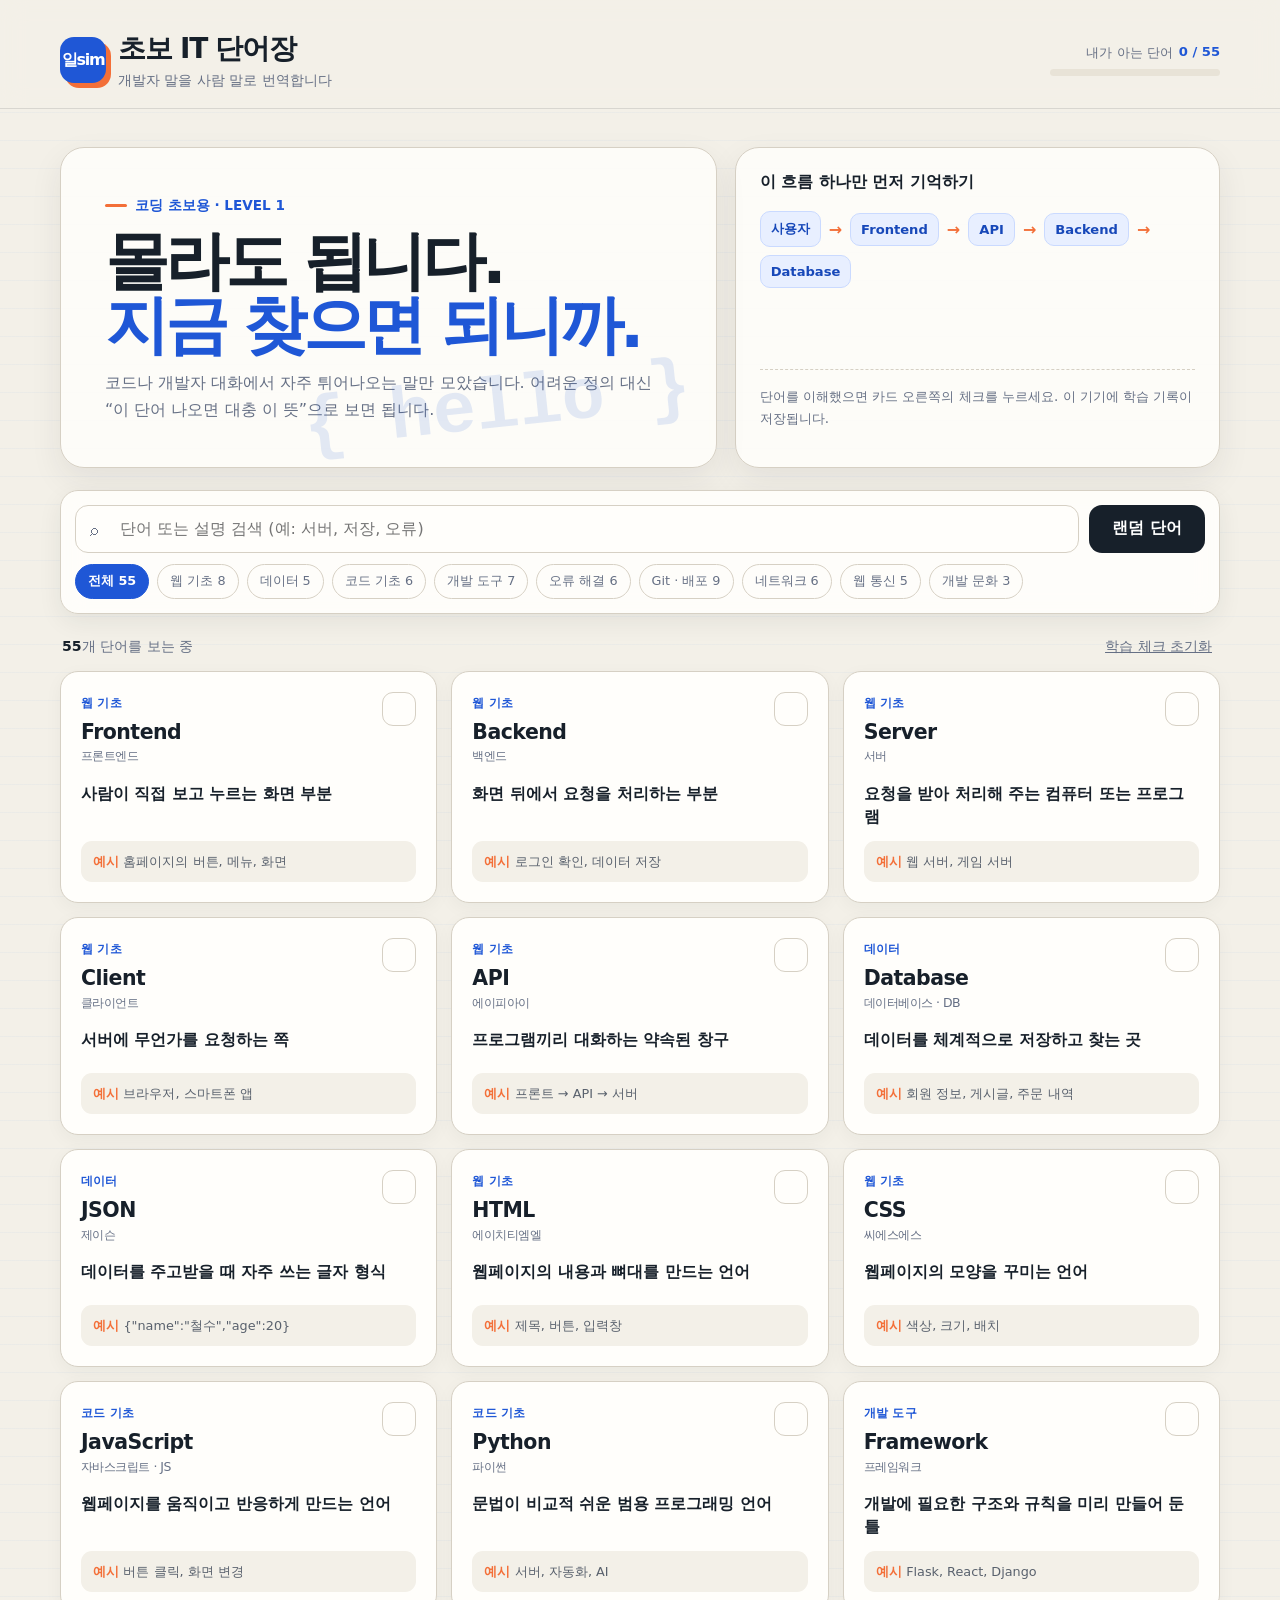
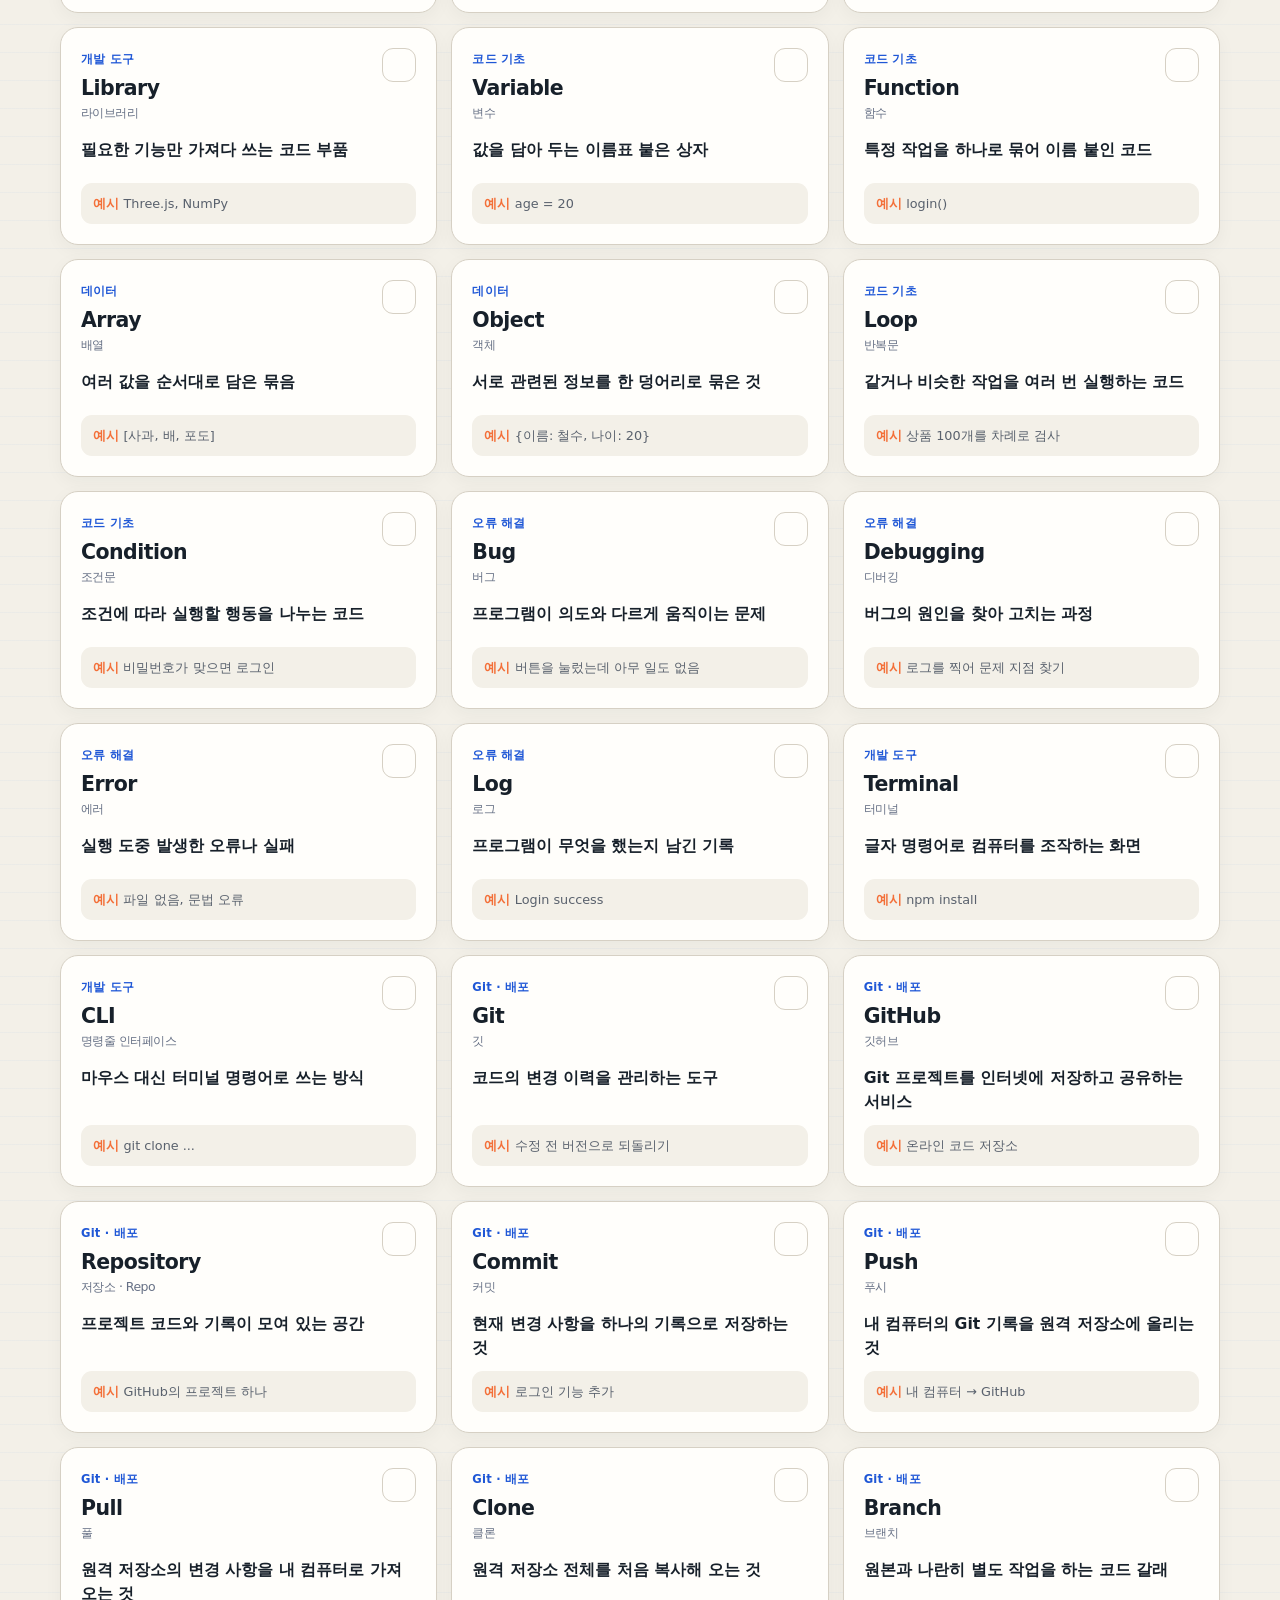
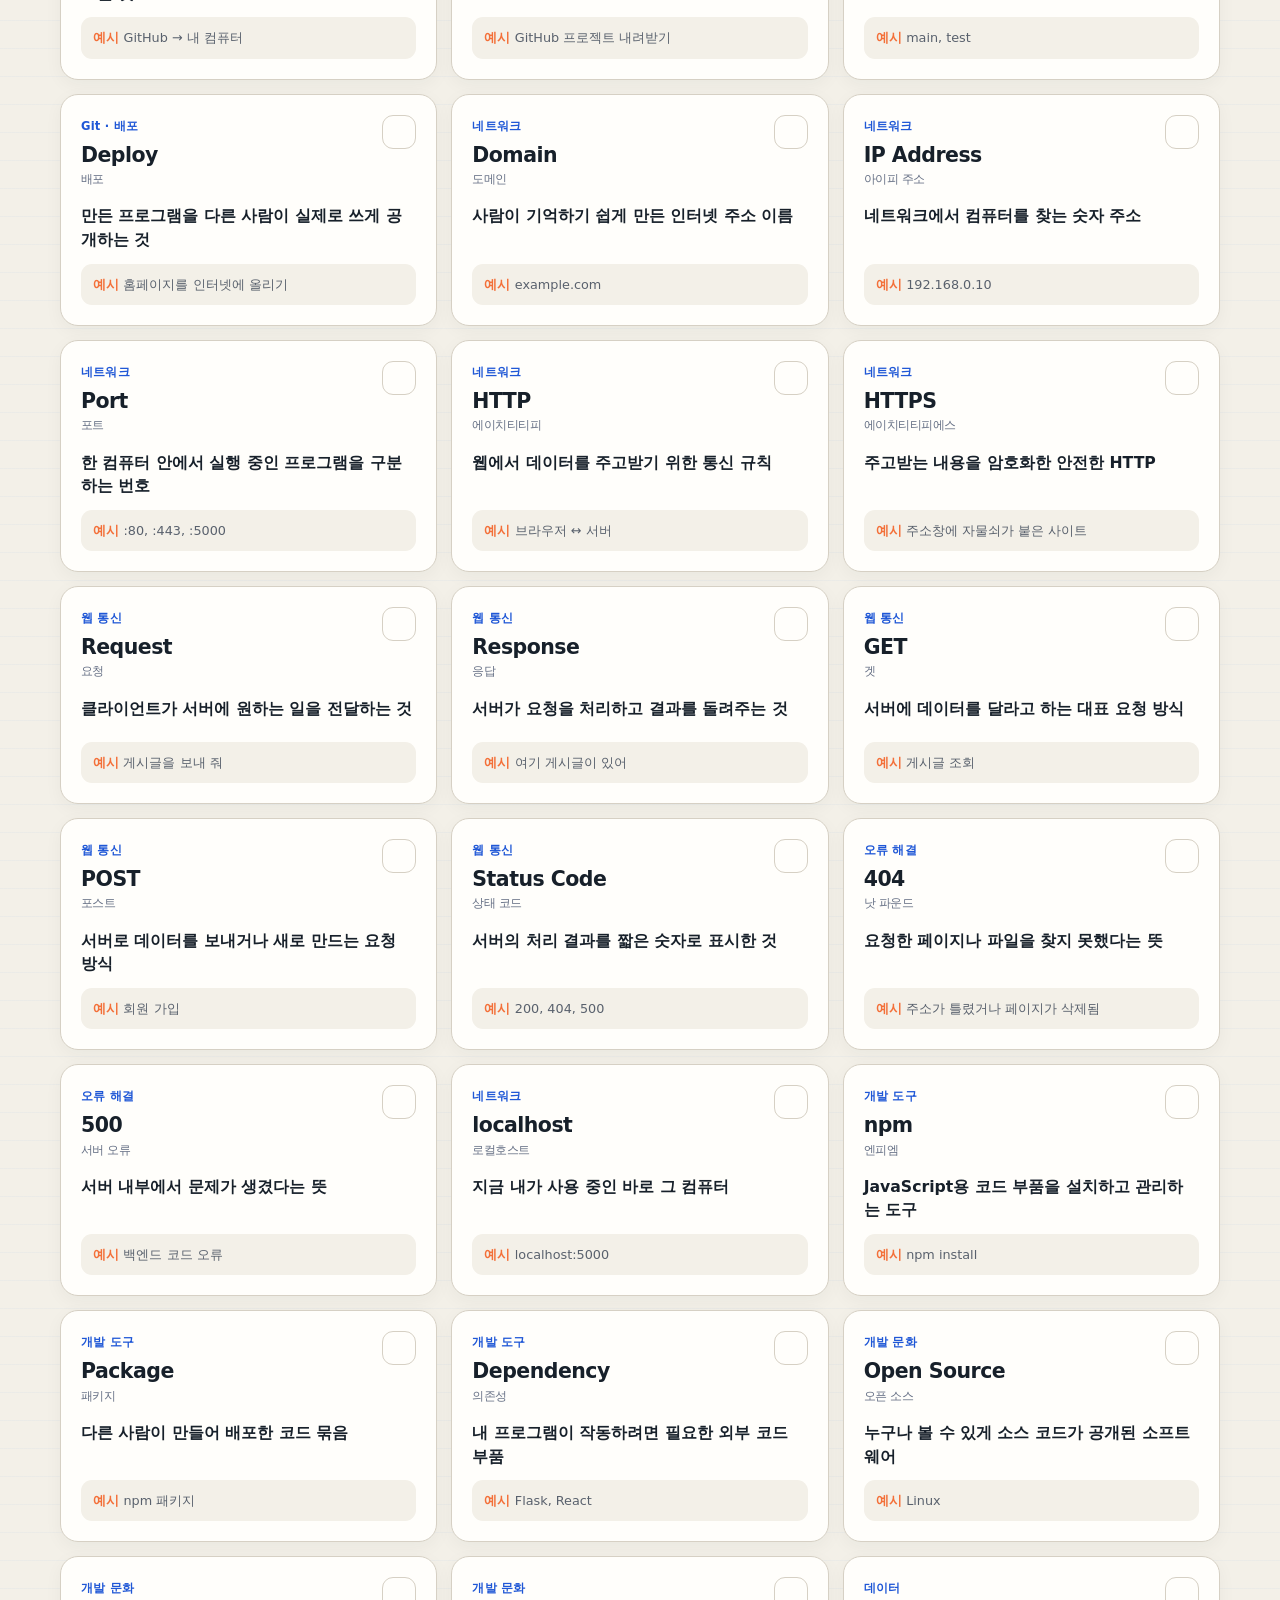
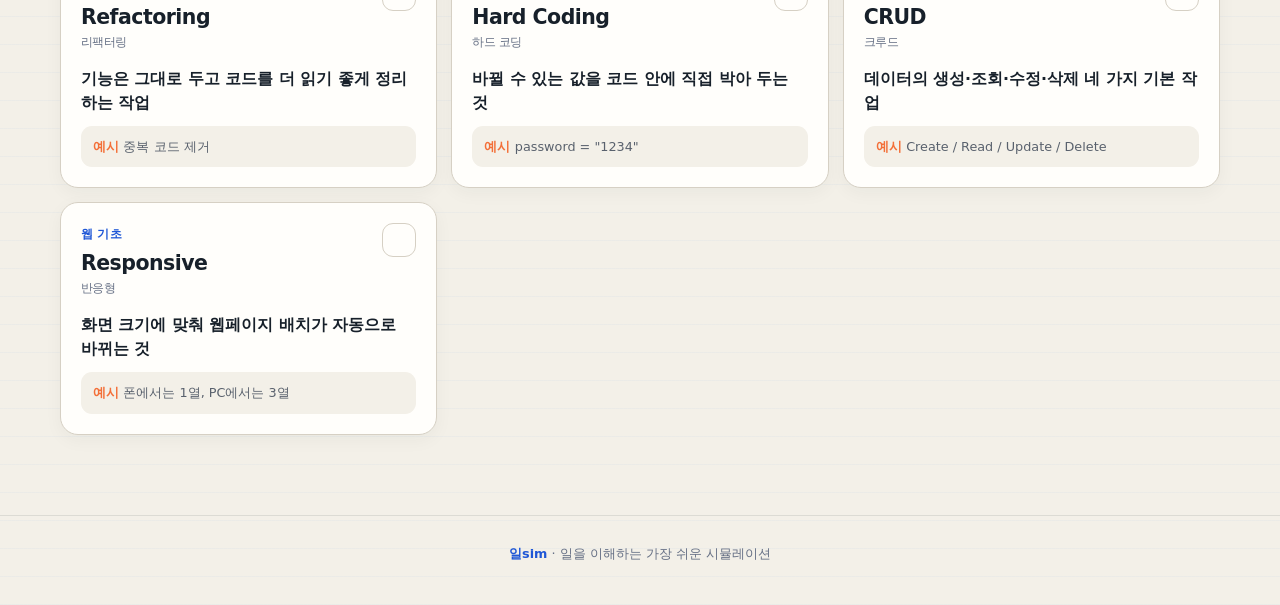
<file: it-dictionary.html>
<!doctype html>
<html lang="ko">
<head>
  <meta charset="utf-8">
  <meta name="viewport" content="width=device-width, initial-scale=1, viewport-fit=cover">
  <meta name="theme-color" content="#f3f0e8">
  <meta name="description" content="코딩을 처음 시작한 사람을 위한 쉬운 IT 단어장">
  <title>일sim IT 단어장</title>
  <style>
    :root {
      --paper: #f3f0e8;
      --paper-deep: #e8e3d7;
      --ink: #17202a;
      --muted: #667085;
      --line: #d6d0c4;
      --blue: #1f57d6;
      --blue-soft: #e8efff;
      --orange: #f36f38;
      --green: #198754;
      --white: #fffefb;
      --shadow: 0 12px 32px rgba(34, 39, 47, .08);
    }

    * { box-sizing: border-box; }
    html { scroll-behavior: smooth; }
    body {
      margin: 0;
      color: var(--ink);
      background:
        linear-gradient(rgba(31, 87, 214, .035) 1px, transparent 1px) 0 0 / 100% 28px,
        var(--paper);
      font-family: Pretendard, "Apple SD Gothic Neo", "Noto Sans KR", system-ui, sans-serif;
      min-height: 100vh;
    }

    button, input { font: inherit; }
    button { color: inherit; }

    .shell { width: min(1160px, calc(100% - 32px)); margin: 0 auto; }

    header {
      padding: 30px 0 18px;
      border-bottom: 1px solid rgba(23, 32, 42, .12);
      background: rgba(243, 240, 232, .92);
      backdrop-filter: blur(12px);
      position: sticky;
      top: 0;
      z-index: 20;
    }

    .topline { display: flex; align-items: center; justify-content: space-between; gap: 16px; }
    .brand { display: flex; align-items: center; gap: 12px; min-width: 0; }
    .mark {
      display: grid;
      place-items: center;
      width: 46px;
      height: 46px;
      border-radius: 14px;
      color: #fff;
      background: var(--blue);
      box-shadow: 5px 5px 0 var(--orange);
      font-weight: 900;
      letter-spacing: -.08em;
    }
    .brand h1 { margin: 0; font-size: clamp(1.25rem, 3vw, 1.75rem); letter-spacing: -.045em; }
    .brand p { margin: 3px 0 0; color: var(--muted); font-size: .88rem; }

    .progress-box { min-width: 170px; text-align: right; }
    .progress-label { display: flex; justify-content: flex-end; gap: 6px; font-size: .82rem; color: var(--muted); }
    .progress-label strong { color: var(--blue); }
    .progress-track { width: 170px; height: 7px; background: var(--paper-deep); border-radius: 99px; margin-top: 7px; overflow: hidden; }
    .progress-fill { width: 0; height: 100%; background: linear-gradient(90deg, var(--blue), #5a83e8); border-radius: inherit; transition: width .25s ease; }

    main { padding: 38px 0 80px; }
    .intro { display: grid; grid-template-columns: 1.15fr .85fr; gap: 18px; margin-bottom: 22px; }
    .intro-card, .flow-card {
      border: 1px solid var(--line);
      background: rgba(255, 254, 251, .86);
      border-radius: 24px;
      box-shadow: var(--shadow);
    }
    .intro-card { padding: clamp(24px, 5vw, 44px); position: relative; overflow: hidden; }
    .eyebrow { display: inline-flex; align-items: center; gap: 8px; color: var(--blue); font-weight: 800; font-size: .85rem; }
    .eyebrow::before { content: ""; width: 22px; height: 3px; border-radius: 4px; background: var(--orange); }
    .intro h2 { margin: 14px 0 12px; font-size: clamp(2rem, 6vw, 4rem); line-height: 1; letter-spacing: -.065em; }
    .intro h2 span { color: var(--blue); }
    .intro-card > p { margin: 0; max-width: 560px; color: var(--muted); line-height: 1.7; }
    .scribble { position: absolute; right: 24px; bottom: 18px; font-family: ui-monospace, monospace; color: rgba(31, 87, 214, .12); font-size: clamp(2rem, 6vw, 4.5rem); font-weight: 900; transform: rotate(-6deg); user-select: none; }

    .flow-card { padding: 24px; display: flex; flex-direction: column; justify-content: space-between; }
    .flow-card h3 { margin: 0 0 18px; font-size: 1rem; }
    .flow { display: flex; flex-wrap: wrap; align-items: center; gap: 8px; }
    .flow span { padding: 8px 10px; background: var(--blue-soft); color: #1748b9; border: 1px solid #cadaff; border-radius: 10px; font-size: .82rem; font-weight: 750; }
    .flow i { color: var(--orange); font-style: normal; font-weight: 900; }
    .tip { margin-top: 22px; padding-top: 16px; border-top: 1px dashed var(--line); color: var(--muted); font-size: .84rem; line-height: 1.6; }

    .toolbar {
      position: sticky;
      top: 96px;
      z-index: 15;
      padding: 14px;
      margin-bottom: 22px;
      border: 1px solid var(--line);
      border-radius: 18px;
      background: rgba(255, 254, 251, .92);
      backdrop-filter: blur(12px);
      box-shadow: 0 8px 24px rgba(34, 39, 47, .07);
    }
    .search-row { display: flex; gap: 10px; }
    .search-wrap { position: relative; flex: 1; }
    .search-icon { position: absolute; left: 15px; top: 50%; transform: translateY(-50%); color: var(--muted); pointer-events: none; }
    #search {
      width: 100%; height: 48px; padding: 0 44px 0 44px;
      border: 1px solid var(--line); border-radius: 13px; outline: none;
      background: var(--white); color: var(--ink); transition: border-color .2s, box-shadow .2s;
    }
    #search:focus { border-color: var(--blue); box-shadow: 0 0 0 3px rgba(31, 87, 214, .12); }
    .clear-search { position: absolute; right: 9px; top: 8px; width: 32px; height: 32px; border: 0; background: transparent; color: var(--muted); border-radius: 8px; cursor: pointer; display: none; }
    .clear-search:hover { background: var(--paper-deep); color: var(--ink); }
    .random-btn { min-width: 116px; height: 48px; padding: 0 16px; border: 0; border-radius: 13px; background: var(--ink); color: #fff; font-weight: 800; cursor: pointer; transition: transform .15s, background .15s; }
    .random-btn:hover { background: var(--blue); transform: translateY(-1px); }
    .filters { display: flex; gap: 8px; overflow-x: auto; padding-top: 11px; scrollbar-width: none; }
    .filters::-webkit-scrollbar { display: none; }
    .filter { white-space: nowrap; border: 1px solid var(--line); background: transparent; border-radius: 99px; padding: 8px 12px; font-size: .8rem; color: var(--muted); cursor: pointer; }
    .filter[aria-pressed="true"] { border-color: var(--blue); background: var(--blue); color: #fff; font-weight: 800; }

    .result-line { display: flex; align-items: center; justify-content: space-between; gap: 12px; margin: 0 2px 14px; color: var(--muted); font-size: .88rem; }
    .result-line strong { color: var(--ink); }
    .reset-btn { border: 0; background: transparent; color: var(--muted); text-decoration: underline; cursor: pointer; }

    .grid { display: grid; grid-template-columns: repeat(3, minmax(0, 1fr)); gap: 14px; }
    .word-card {
      position: relative;
      min-height: 218px;
      padding: 20px;
      display: flex;
      flex-direction: column;
      border: 1px solid var(--line);
      border-radius: 18px;
      background: var(--white);
      box-shadow: 0 5px 18px rgba(34, 39, 47, .045);
      transition: transform .18s ease, border-color .18s ease, box-shadow .18s ease;
      scroll-margin-top: 190px;
    }
    .word-card:hover { transform: translateY(-3px); border-color: #b7c5e8; box-shadow: var(--shadow); }
    .word-card.learned { background: #f7fcf8; border-color: #add9bc; }
    .word-card.flash { animation: flash 1.2s ease; }
    @keyframes flash { 0%, 100% { box-shadow: 0 5px 18px rgba(34,39,47,.045); } 35% { box-shadow: 0 0 0 5px rgba(243,111,56,.27), 0 14px 35px rgba(34,39,47,.13); transform: translateY(-4px); } }
    .card-top { display: flex; justify-content: space-between; align-items: flex-start; gap: 12px; }
    .category { display: inline-block; margin-bottom: 10px; color: var(--blue); font-size: .72rem; font-weight: 850; letter-spacing: .02em; }
    .word-card h3 { margin: 0; font-size: 1.28rem; line-height: 1.15; letter-spacing: -.025em; }
    .ko { display: block; margin-top: 5px; color: var(--muted); font-size: .78rem; font-weight: 500; }
    .check-btn { flex: 0 0 auto; display: grid; place-items: center; width: 34px; height: 34px; border: 1px solid var(--line); border-radius: 11px; background: transparent; color: transparent; cursor: pointer; }
    .check-btn:hover { border-color: var(--green); color: #9bc8aa; }
    .learned .check-btn { border-color: var(--green); background: var(--green); color: #fff; }
    .meaning { margin: 18px 0 12px; font-size: .98rem; font-weight: 720; line-height: 1.5; }
    .example { margin: auto 0 0; padding: 11px 12px; border-radius: 11px; background: var(--paper); color: #59616d; font-size: .8rem; line-height: 1.5; }
    .example::before { content: "예시  "; color: var(--orange); font-weight: 850; }

    .empty { display: none; text-align: center; padding: 70px 20px; border: 1px dashed var(--line); border-radius: 20px; color: var(--muted); background: rgba(255,255,255,.45); }
    .empty strong { display: block; color: var(--ink); font-size: 1.15rem; margin-bottom: 6px; }

    footer { padding: 30px 0 42px; text-align: center; color: var(--muted); font-size: .8rem; border-top: 1px solid rgba(23,32,42,.1); }
    footer strong { color: var(--blue); }

    @media (max-width: 880px) {
      .intro { grid-template-columns: 1fr; }
      .grid { grid-template-columns: repeat(2, minmax(0, 1fr)); }
      .flow-card { min-height: 190px; }
    }
    @media (max-width: 580px) {
      .shell { width: min(100% - 22px, 1160px); }
      header { padding: 18px 0 13px; }
      .brand p { display: none; }
      .mark { width: 39px; height: 39px; border-radius: 11px; font-size: .87rem; }
      .progress-box { min-width: 110px; }
      .progress-track { width: 110px; }
      main { padding-top: 18px; }
      .intro-card, .flow-card { border-radius: 18px; }
      .intro-card { padding: 25px 20px 48px; }
      .intro h2 { font-size: 2.35rem; }
      .flow-card { padding: 20px; min-height: 0; }
      .toolbar { top: 71px; margin-left: -2px; margin-right: -2px; padding: 10px; border-radius: 15px; }
      .random-btn { min-width: 50px; width: 50px; padding: 0; font-size: 0; }
      .random-btn::after { content: "↻"; font-size: 1.35rem; }
      .grid { grid-template-columns: 1fr; gap: 10px; }
      .word-card { min-height: 0; padding: 18px; }
      .meaning { margin-top: 14px; }
      .result-line { margin-top: 4px; }
    }
    @media (prefers-reduced-motion: reduce) {
      *, *::before, *::after { scroll-behavior: auto !important; animation-duration: .01ms !important; transition-duration: .01ms !important; }
    }
  </style>
</head>
<body>
  <header>
    <div class="shell topline">
      <div class="brand">
        <div class="mark" aria-hidden="true">일sim</div>
        <div><h1>초보 IT 단어장</h1><p>개발자 말을 사람 말로 번역합니다</p></div>
      </div>
      <div class="progress-box" aria-label="학습 진행률">
        <div class="progress-label"><span>내가 아는 단어</span><strong id="progressText">0 / 55</strong></div>
        <div class="progress-track"><div class="progress-fill" id="progressFill"></div></div>
      </div>
    </div>
  </header>

  <main class="shell">
    <section class="intro" aria-labelledby="introTitle">
      <div class="intro-card">
        <span class="eyebrow">코딩 초보용 · LEVEL 1</span>
        <h2 id="introTitle">몰라도 됩니다.<br><span>지금 찾으면 되니까.</span></h2>
        <p>코드나 개발자 대화에서 자주 튀어나오는 말만 모았습니다. 어려운 정의 대신 “이 단어 나오면 대충 이 뜻”으로 보면 됩니다.</p>
        <div class="scribble" aria-hidden="true">{ hello }</div>
      </div>
      <aside class="flow-card" aria-label="웹의 기본 흐름">
        <div>
          <h3>이 흐름 하나만 먼저 기억하기</h3>
          <div class="flow"><span>사용자</span><i>→</i><span>Frontend</span><i>→</i><span>API</span><i>→</i><span>Backend</span><i>→</i><span>Database</span></div>
        </div>
        <p class="tip">단어를 이해했으면 카드 오른쪽의 체크를 누르세요. 이 기기에 학습 기록이 저장됩니다.</p>
      </aside>
    </section>

    <section class="toolbar" aria-label="단어 검색과 분류">
      <div class="search-row">
        <div class="search-wrap">
          <span class="search-icon" aria-hidden="true">⌕</span>
          <input id="search" type="search" autocomplete="off" placeholder="단어 또는 설명 검색 (예: 서버, 저장, 오류)" aria-label="단어 검색">
          <button class="clear-search" id="clearSearch" type="button" aria-label="검색어 지우기">×</button>
        </div>
        <button class="random-btn" id="randomBtn" type="button">랜덤 단어</button>
      </div>
      <div class="filters" id="filters" aria-label="분야별 필터"></div>
    </section>

    <div class="result-line"><span><strong id="resultCount">55</strong>개 단어를 보는 중</span><button class="reset-btn" id="resetProgress" type="button">학습 체크 초기화</button></div>
    <section class="grid" id="wordGrid" aria-live="polite"></section>
    <div class="empty" id="empty"><strong>찾는 단어가 없네요.</strong>다른 검색어를 입력하거나 전체 분류를 선택해 보세요.</div>
  </main>

  <footer><strong>일sim</strong> · 일을 이해하는 가장 쉬운 시뮬레이션</footer>

  <script>
    const words = [
      {term:'Frontend', ko:'프론트엔드', cat:'웹 기초', meaning:'사람이 직접 보고 누르는 화면 부분', example:'홈페이지의 버튼, 메뉴, 화면'},
      {term:'Backend', ko:'백엔드', cat:'웹 기초', meaning:'화면 뒤에서 요청을 처리하는 부분', example:'로그인 확인, 데이터 저장'},
      {term:'Server', ko:'서버', cat:'웹 기초', meaning:'요청을 받아 처리해 주는 컴퓨터 또는 프로그램', example:'웹 서버, 게임 서버'},
      {term:'Client', ko:'클라이언트', cat:'웹 기초', meaning:'서버에 무언가를 요청하는 쪽', example:'브라우저, 스마트폰 앱'},
      {term:'API', ko:'에이피아이', cat:'웹 기초', meaning:'프로그램끼리 대화하는 약속된 창구', example:'프론트 → API → 서버'},
      {term:'Database', ko:'데이터베이스 · DB', cat:'데이터', meaning:'데이터를 체계적으로 저장하고 찾는 곳', example:'회원 정보, 게시글, 주문 내역'},
      {term:'JSON', ko:'제이슨', cat:'데이터', meaning:'데이터를 주고받을 때 자주 쓰는 글자 형식', example:'{"name":"철수","age":20}'},
      {term:'HTML', ko:'에이치티엠엘', cat:'웹 기초', meaning:'웹페이지의 내용과 뼈대를 만드는 언어', example:'제목, 버튼, 입력창'},
      {term:'CSS', ko:'씨에스에스', cat:'웹 기초', meaning:'웹페이지의 모양을 꾸미는 언어', example:'색상, 크기, 배치'},
      {term:'JavaScript', ko:'자바스크립트 · JS', cat:'코드 기초', meaning:'웹페이지를 움직이고 반응하게 만드는 언어', example:'버튼 클릭, 화면 변경'},
      {term:'Python', ko:'파이썬', cat:'코드 기초', meaning:'문법이 비교적 쉬운 범용 프로그래밍 언어', example:'서버, 자동화, AI'},
      {term:'Framework', ko:'프레임워크', cat:'개발 도구', meaning:'개발에 필요한 구조와 규칙을 미리 만들어 둔 틀', example:'Flask, React, Django'},
      {term:'Library', ko:'라이브러리', cat:'개발 도구', meaning:'필요한 기능만 가져다 쓰는 코드 부품', example:'Three.js, NumPy'},
      {term:'Variable', ko:'변수', cat:'코드 기초', meaning:'값을 담아 두는 이름표 붙은 상자', example:'age = 20'},
      {term:'Function', ko:'함수', cat:'코드 기초', meaning:'특정 작업을 하나로 묶어 이름 붙인 코드', example:'login()'},
      {term:'Array', ko:'배열', cat:'데이터', meaning:'여러 값을 순서대로 담은 묶음', example:'[사과, 배, 포도]'},
      {term:'Object', ko:'객체', cat:'데이터', meaning:'서로 관련된 정보를 한 덩어리로 묶은 것', example:'{이름: 철수, 나이: 20}'},
      {term:'Loop', ko:'반복문', cat:'코드 기초', meaning:'같거나 비슷한 작업을 여러 번 실행하는 코드', example:'상품 100개를 차례로 검사'},
      {term:'Condition', ko:'조건문', cat:'코드 기초', meaning:'조건에 따라 실행할 행동을 나누는 코드', example:'비밀번호가 맞으면 로그인'},
      {term:'Bug', ko:'버그', cat:'오류 해결', meaning:'프로그램이 의도와 다르게 움직이는 문제', example:'버튼을 눌렀는데 아무 일도 없음'},
      {term:'Debugging', ko:'디버깅', cat:'오류 해결', meaning:'버그의 원인을 찾아 고치는 과정', example:'로그를 찍어 문제 지점 찾기'},
      {term:'Error', ko:'에러', cat:'오류 해결', meaning:'실행 도중 발생한 오류나 실패', example:'파일 없음, 문법 오류'},
      {term:'Log', ko:'로그', cat:'오류 해결', meaning:'프로그램이 무엇을 했는지 남긴 기록', example:'Login success'},
      {term:'Terminal', ko:'터미널', cat:'개발 도구', meaning:'글자 명령어로 컴퓨터를 조작하는 화면', example:'npm install'},
      {term:'CLI', ko:'명령줄 인터페이스', cat:'개발 도구', meaning:'마우스 대신 터미널 명령어로 쓰는 방식', example:'git clone ...'},
      {term:'Git', ko:'깃', cat:'Git · 배포', meaning:'코드의 변경 이력을 관리하는 도구', example:'수정 전 버전으로 되돌리기'},
      {term:'GitHub', ko:'깃허브', cat:'Git · 배포', meaning:'Git 프로젝트를 인터넷에 저장하고 공유하는 서비스', example:'온라인 코드 저장소'},
      {term:'Repository', ko:'저장소 · Repo', cat:'Git · 배포', meaning:'프로젝트 코드와 기록이 모여 있는 공간', example:'GitHub의 프로젝트 하나'},
      {term:'Commit', ko:'커밋', cat:'Git · 배포', meaning:'현재 변경 사항을 하나의 기록으로 저장하는 것', example:'로그인 기능 추가'},
      {term:'Push', ko:'푸시', cat:'Git · 배포', meaning:'내 컴퓨터의 Git 기록을 원격 저장소에 올리는 것', example:'내 컴퓨터 → GitHub'},
      {term:'Pull', ko:'풀', cat:'Git · 배포', meaning:'원격 저장소의 변경 사항을 내 컴퓨터로 가져오는 것', example:'GitHub → 내 컴퓨터'},
      {term:'Clone', ko:'클론', cat:'Git · 배포', meaning:'원격 저장소 전체를 처음 복사해 오는 것', example:'GitHub 프로젝트 내려받기'},
      {term:'Branch', ko:'브랜치', cat:'Git · 배포', meaning:'원본과 나란히 별도 작업을 하는 코드 갈래', example:'main, test'},
      {term:'Deploy', ko:'배포', cat:'Git · 배포', meaning:'만든 프로그램을 다른 사람이 실제로 쓰게 공개하는 것', example:'홈페이지를 인터넷에 올리기'},
      {term:'Domain', ko:'도메인', cat:'네트워크', meaning:'사람이 기억하기 쉽게 만든 인터넷 주소 이름', example:'example.com'},
      {term:'IP Address', ko:'아이피 주소', cat:'네트워크', meaning:'네트워크에서 컴퓨터를 찾는 숫자 주소', example:'192.168.0.10'},
      {term:'Port', ko:'포트', cat:'네트워크', meaning:'한 컴퓨터 안에서 실행 중인 프로그램을 구분하는 번호', example:':80, :443, :5000'},
      {term:'HTTP', ko:'에이치티티피', cat:'네트워크', meaning:'웹에서 데이터를 주고받기 위한 통신 규칙', example:'브라우저 ↔ 서버'},
      {term:'HTTPS', ko:'에이치티티피에스', cat:'네트워크', meaning:'주고받는 내용을 암호화한 안전한 HTTP', example:'주소창에 자물쇠가 붙은 사이트'},
      {term:'Request', ko:'요청', cat:'웹 통신', meaning:'클라이언트가 서버에 원하는 일을 전달하는 것', example:'게시글을 보내 줘'},
      {term:'Response', ko:'응답', cat:'웹 통신', meaning:'서버가 요청을 처리하고 결과를 돌려주는 것', example:'여기 게시글이 있어'},
      {term:'GET', ko:'겟', cat:'웹 통신', meaning:'서버에 데이터를 달라고 하는 대표 요청 방식', example:'게시글 조회'},
      {term:'POST', ko:'포스트', cat:'웹 통신', meaning:'서버로 데이터를 보내거나 새로 만드는 요청 방식', example:'회원 가입'},
      {term:'Status Code', ko:'상태 코드', cat:'웹 통신', meaning:'서버의 처리 결과를 짧은 숫자로 표시한 것', example:'200, 404, 500'},
      {term:'404', ko:'낫 파운드', cat:'오류 해결', meaning:'요청한 페이지나 파일을 찾지 못했다는 뜻', example:'주소가 틀렸거나 페이지가 삭제됨'},
      {term:'500', ko:'서버 오류', cat:'오류 해결', meaning:'서버 내부에서 문제가 생겼다는 뜻', example:'백엔드 코드 오류'},
      {term:'localhost', ko:'로컬호스트', cat:'네트워크', meaning:'지금 내가 사용 중인 바로 그 컴퓨터', example:'localhost:5000'},
      {term:'npm', ko:'엔피엠', cat:'개발 도구', meaning:'JavaScript용 코드 부품을 설치하고 관리하는 도구', example:'npm install'},
      {term:'Package', ko:'패키지', cat:'개발 도구', meaning:'다른 사람이 만들어 배포한 코드 묶음', example:'npm 패키지'},
      {term:'Dependency', ko:'의존성', cat:'개발 도구', meaning:'내 프로그램이 작동하려면 필요한 외부 코드 부품', example:'Flask, React'},
      {term:'Open Source', ko:'오픈 소스', cat:'개발 문화', meaning:'누구나 볼 수 있게 소스 코드가 공개된 소프트웨어', example:'Linux'},
      {term:'Refactoring', ko:'리팩터링', cat:'개발 문화', meaning:'기능은 그대로 두고 코드를 더 읽기 좋게 정리하는 작업', example:'중복 코드 제거'},
      {term:'Hard Coding', ko:'하드 코딩', cat:'개발 문화', meaning:'바뀔 수 있는 값을 코드 안에 직접 박아 두는 것', example:'password = "1234"'},
      {term:'CRUD', ko:'크루드', cat:'데이터', meaning:'데이터의 생성·조회·수정·삭제 네 가지 기본 작업', example:'Create / Read / Update / Delete'},
      {term:'Responsive', ko:'반응형', cat:'웹 기초', meaning:'화면 크기에 맞춰 웹페이지 배치가 자동으로 바뀌는 것', example:'폰에서는 1열, PC에서는 3열'},
    ];

    const storageKey = 'ilsim-it-dictionary-learned-v1';
    const grid = document.querySelector('#wordGrid');
    const search = document.querySelector('#search');
    const clearSearch = document.querySelector('#clearSearch');
    const filters = document.querySelector('#filters');
    const resultCount = document.querySelector('#resultCount');
    const empty = document.querySelector('#empty');
    const progressText = document.querySelector('#progressText');
    const progressFill = document.querySelector('#progressFill');
    let activeCategory = '전체';
    let learned = new Set(JSON.parse(localStorage.getItem(storageKey) || '[]'));

    const normalize = value => value.toLowerCase().replace(/\s+/g, '');
    const categories = ['전체', ...new Set(words.map(word => word.cat))];

    function saveLearned() {
      localStorage.setItem(storageKey, JSON.stringify([...learned]));
      progressText.textContent = `${learned.size} / ${words.length}`;
      progressFill.style.width = `${(learned.size / words.length) * 100}%`;
    }

    function renderFilters() {
      filters.innerHTML = categories.map(cat => {
        const count = cat === '전체' ? words.length : words.filter(word => word.cat === cat).length;
        return `<button class="filter" type="button" data-category="${cat}" aria-pressed="${cat === activeCategory}">${cat} ${count}</button>`;
      }).join('');
    }

    function matchingWords() {
      const query = normalize(search.value.trim());
      return words.filter(word => {
        const inCategory = activeCategory === '전체' || word.cat === activeCategory;
        const haystack = normalize(`${word.term} ${word.ko} ${word.cat} ${word.meaning} ${word.example}`);
        return inCategory && (!query || haystack.includes(query));
      });
    }

    function renderWords() {
      const matches = matchingWords();
      resultCount.textContent = matches.length;
      grid.innerHTML = matches.map(word => `
        <article class="word-card ${learned.has(word.term) ? 'learned' : ''}" data-term="${word.term}">
          <div class="card-top">
            <div><span class="category">${word.cat}</span><h3>${word.term}<span class="ko">${word.ko}</span></h3></div>
            <button class="check-btn" type="button" aria-label="${word.term} 학습 완료" aria-pressed="${learned.has(word.term)}">✓</button>
          </div>
          <p class="meaning">${word.meaning}</p>
          <p class="example">${word.example}</p>
        </article>`).join('');
      empty.style.display = matches.length ? 'none' : 'block';
      clearSearch.style.display = search.value ? 'block' : 'none';
      saveLearned();
    }

    search.addEventListener('input', renderWords);
    clearSearch.addEventListener('click', () => { search.value = ''; search.focus(); renderWords(); });
    filters.addEventListener('click', event => {
      const button = event.target.closest('.filter');
      if (!button) return;
      activeCategory = button.dataset.category;
      renderFilters();
      renderWords();
    });
    grid.addEventListener('click', event => {
      const button = event.target.closest('.check-btn');
      if (!button) return;
      const card = button.closest('.word-card');
      const term = card.dataset.term;
      learned.has(term) ? learned.delete(term) : learned.add(term);
      card.classList.toggle('learned', learned.has(term));
      button.setAttribute('aria-pressed', learned.has(term));
      saveLearned();
    });
    document.querySelector('#randomBtn').addEventListener('click', () => {
      const pool = matchingWords();
      if (!pool.length) return;
      const word = pool[Math.floor(Math.random() * pool.length)];
      const card = [...grid.querySelectorAll('.word-card')].find(item => item.dataset.term === word.term);
      card.scrollIntoView({behavior:'smooth', block:'center'});
      card.classList.remove('flash');
      requestAnimationFrame(() => card.classList.add('flash'));
    });
    document.querySelector('#resetProgress').addEventListener('click', () => {
      if (!learned.size || !confirm('학습 체크를 모두 지울까요?')) return;
      learned.clear();
      renderWords();
    });

    renderFilters();
    renderWords();
  </script>
</body>
</html>
</file>
